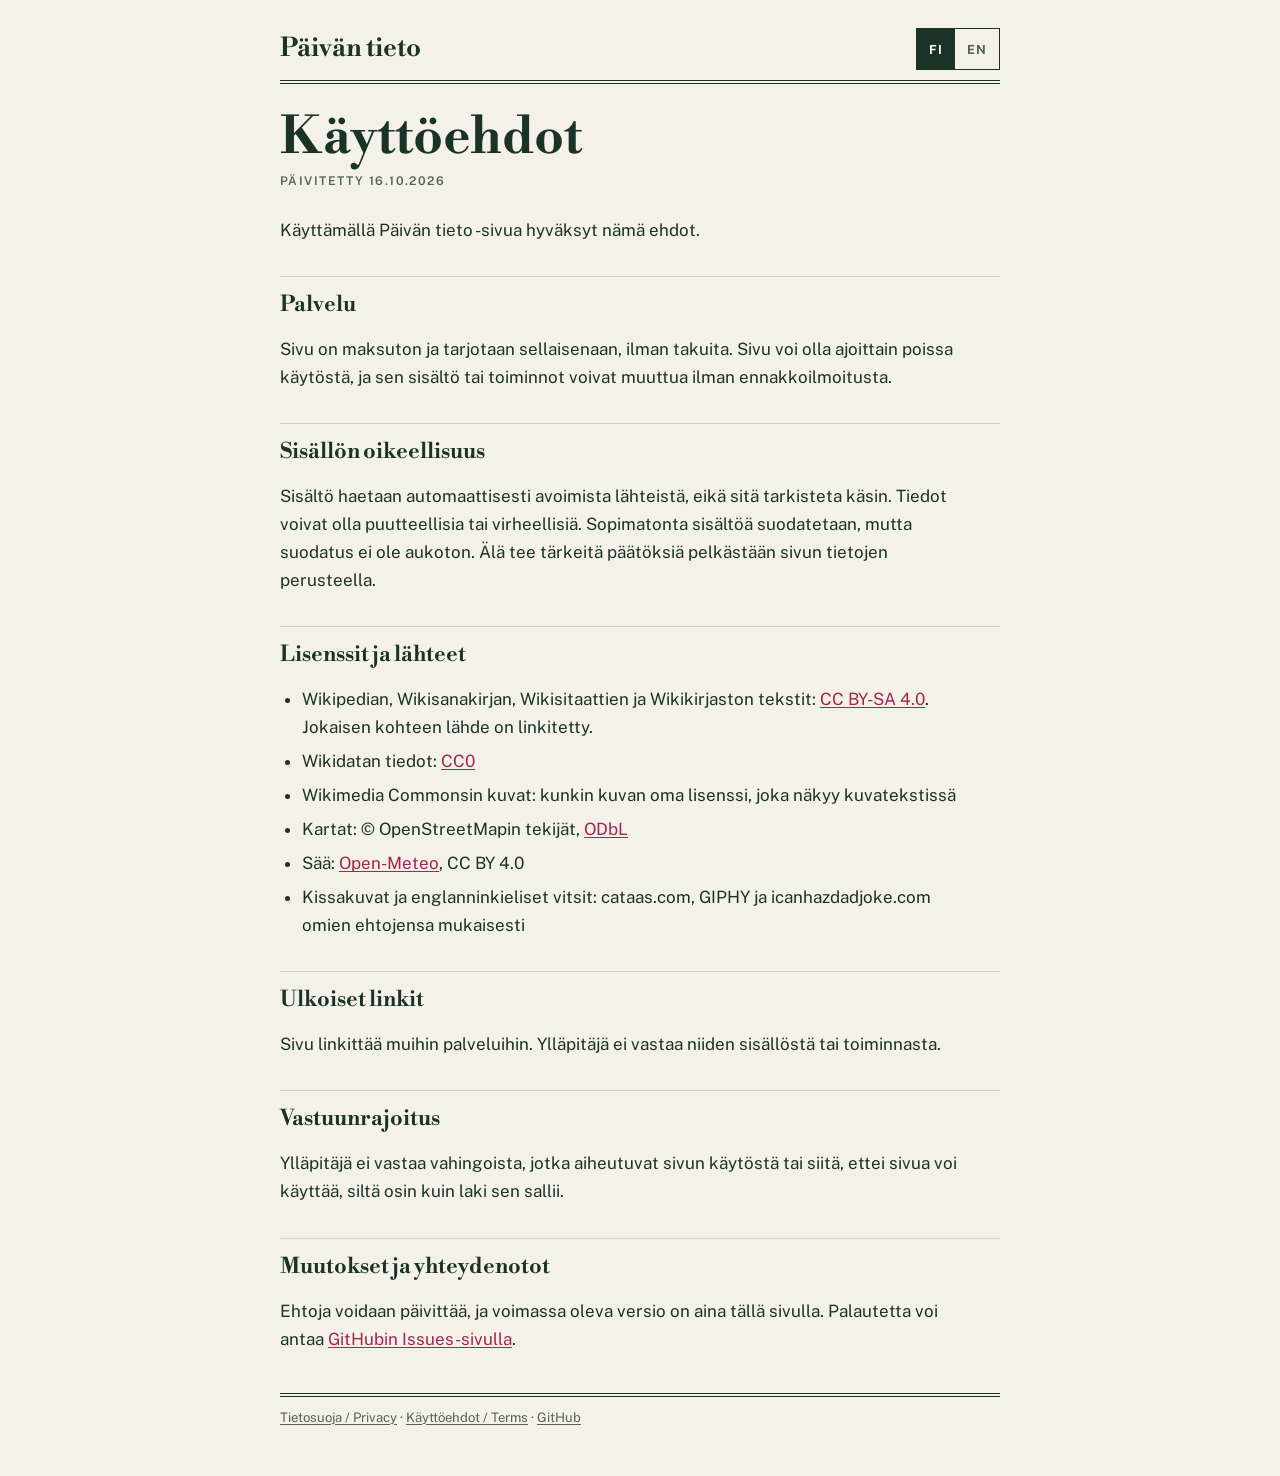
<file: kayttoehdot.html>
<!DOCTYPE html>
<html lang="fi">
<head>
<meta charset="utf-8">
<meta name="viewport" content="width=device-width, initial-scale=1">
<title>Käyttöehdot – Päivän tieto</title>
<meta name="description" content="Päivän tieto -sivun käyttöehdot ja sisällön lisenssit.">
<meta name="theme-color" content="#1b3326">
<link rel="icon" href="favicon.svg" type="image/svg+xml">
<link rel="icon" href="favicon-32.png" sizes="32x32" type="image/png">
<link rel="apple-touch-icon" href="apple-touch-icon.png">
<link rel="preconnect" href="https://fonts.googleapis.com">
<link rel="preconnect" href="https://fonts.gstatic.com" crossorigin>
<link href="https://fonts.googleapis.com/css2?family=Libre+Bodoni:wght@700&family=Public+Sans:wght@400;600;700&display=swap" rel="stylesheet">
<link rel="stylesheet" href="sivut.css">
</head>
<body>
<main class="sivu">
  <div class="yla">
    <a class="koti" href="./">Päivän tieto</a>
    <div class="kielet" role="group" aria-label="Kieli / Language">
      <button type="button" data-k="fi" lang="fi">FI</button>
      <button type="button" data-k="en" lang="en">EN</button>
    </div>
  </div>
  <article data-kieli="fi" lang="fi">
    <h1>Käyttöehdot</h1>
    <p class="pvm">Päivitetty 16.10.2026</p>
    <p>Käyttämällä Päivän tieto -sivua hyväksyt nämä ehdot.</p>

    <h2>Palvelu</h2>
    <p>Sivu on maksuton ja tarjotaan sellaisenaan, ilman takuita. Sivu voi olla ajoittain poissa käytöstä, ja sen sisältö tai toiminnot voivat muuttua ilman ennakkoilmoitusta.</p>

    <h2>Sisällön oikeellisuus</h2>
    <p>Sisältö haetaan automaattisesti avoimista lähteistä, eikä sitä tarkisteta käsin. Tiedot voivat olla puutteellisia tai virheellisiä. Sopimatonta sisältöä suodatetaan, mutta suodatus ei ole aukoton. Älä tee tärkeitä päätöksiä pelkästään sivun tietojen perusteella.</p>

    <h2>Lisenssit ja lähteet</h2>
    <ul>
      <li>Wikipedian, Wikisanakirjan, Wikisitaattien ja Wikikirjaston tekstit: <a href="https://creativecommons.org/licenses/by-sa/4.0/deed.fi">CC BY-SA 4.0</a>. Jokaisen kohteen lähde on linkitetty.</li>
      <li>Wikidatan tiedot: <a href="https://creativecommons.org/publicdomain/zero/1.0/deed.fi">CC0</a></li>
      <li>Wikimedia Commonsin kuvat: kunkin kuvan oma lisenssi, joka näkyy kuvatekstissä</li>
      <li>Kartat: © OpenStreetMapin tekijät, <a href="https://www.openstreetmap.org/copyright">ODbL</a></li>
      <li>Sää: <a href="https://open-meteo.com/">Open-Meteo</a>, CC BY 4.0</li>
      <li>Kissakuvat ja englanninkieliset vitsit: cataas.com, GIPHY ja icanhazdadjoke.com omien ehtojensa mukaisesti</li>
    </ul>

    <h2>Ulkoiset linkit</h2>
    <p>Sivu linkittää muihin palveluihin. Ylläpitäjä ei vastaa niiden sisällöstä tai toiminnasta.</p>

    <h2>Vastuunrajoitus</h2>
    <p>Ylläpitäjä ei vastaa vahingoista, jotka aiheutuvat sivun käytöstä tai siitä, ettei sivua voi käyttää, siltä osin kuin laki sen sallii.</p>

    <h2>Muutokset ja yhteydenotot</h2>
    <p>Ehtoja voidaan päivittää, ja voimassa oleva versio on aina tällä sivulla. Palautetta voi antaa <a href="https://github.com/leipaaa/paivan-tieto/issues">GitHubin Issues-sivulla</a>.</p>

  </article>
  <article data-kieli="en" lang="en" hidden>
    <h1>Terms &amp; conditions</h1>
    <p class="pvm">Updated 16 October 2026</p>
    <p>By using Daily Facts you accept these terms.</p>

    <h2>The service</h2>
    <p>The site is free and provided as is, without warranties. It may sometimes be unavailable, and its content or features may change without notice.</p>

    <h2>Accuracy of content</h2>
    <p>Content is fetched automatically from open sources and is not checked by hand. It may be incomplete or wrong. Unsuitable content is filtered, but filtering is not perfect. Do not make important decisions based on this site alone.</p>

    <h2>Licences and sources</h2>
    <ul>
      <li>Text from Wikipedia, Wiktionary, Wikiquote and Wikibooks: <a href="https://creativecommons.org/licenses/by-sa/4.0/">CC BY-SA 4.0</a>. Every item links to its source.</li>
      <li>Wikidata data: <a href="https://creativecommons.org/publicdomain/zero/1.0/">CC0</a></li>
      <li>Wikimedia Commons images: each image's own licence, shown in its caption</li>
      <li>Maps: © OpenStreetMap contributors, <a href="https://www.openstreetmap.org/copyright">ODbL</a></li>
      <li>Weather: <a href="https://open-meteo.com/">Open-Meteo</a>, CC BY 4.0</li>
      <li>Cat pictures and English jokes: cataas.com, GIPHY and icanhazdadjoke.com under their own terms</li>
    </ul>

    <h2>External links</h2>
    <p>The site links to other services. The operator is not responsible for their content or operation.</p>

    <h2>Limitation of liability</h2>
    <p>To the extent permitted by law, the operator is not liable for damages arising from using the site or from it being unavailable.</p>

    <h2>Changes and contact</h2>
    <p>These terms may be updated, and the current version is always on this page. Feedback can be left in <a href="https://github.com/leipaaa/paivan-tieto/issues">GitHub Issues</a>.</p>

  </article>
  <footer>
    <a href="tietosuoja.html">Tietosuoja / Privacy</a> · <a href="kayttoehdot.html">Käyttöehdot / Terms</a> · <a href="https://github.com/leipaaa/paivan-tieto">GitHub</a>
  </footer>
</main>
<script src="sivut.js"></script>
</body>
</html>
</file>
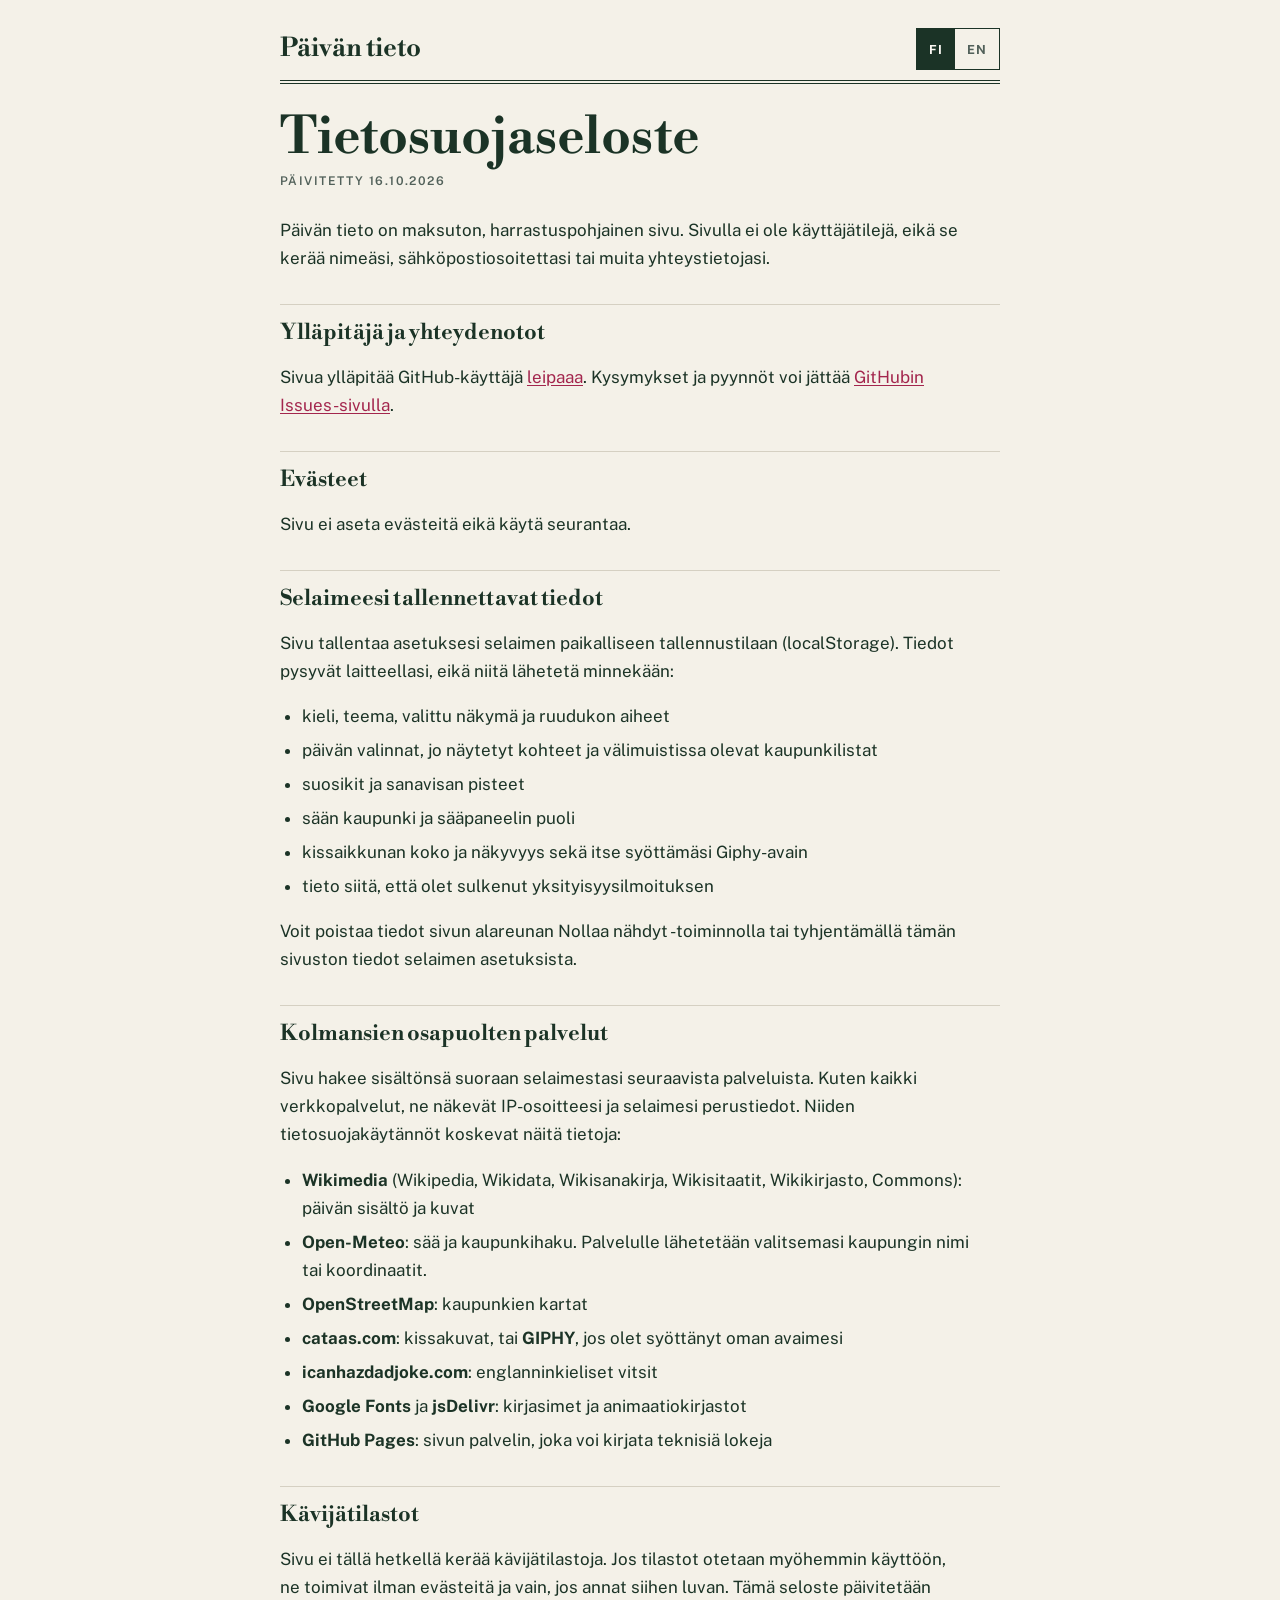
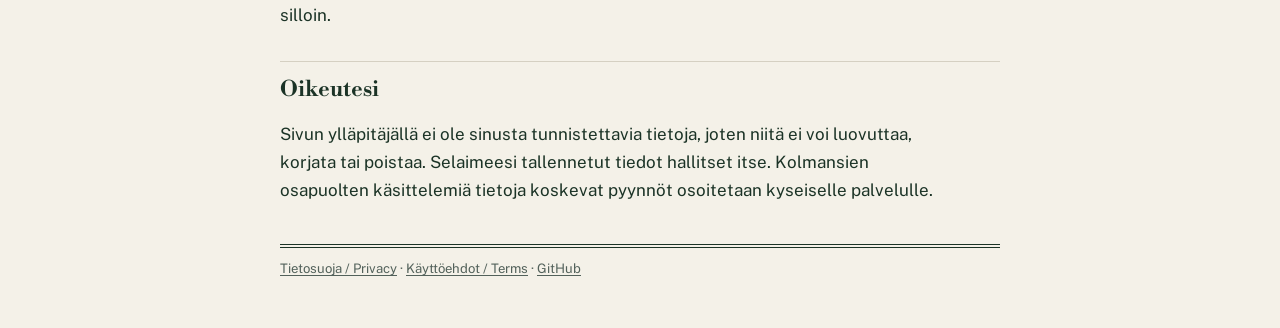
<file: tietosuoja.html>
<!DOCTYPE html>
<html lang="fi">
<head>
<meta charset="utf-8">
<meta name="viewport" content="width=device-width, initial-scale=1">
<title>Tietosuojaseloste – Päivän tieto</title>
<meta name="description" content="Päivän tieto -sivun tietosuojaseloste: mitä tietoja tallennetaan selaimeesi ja mihin palveluihin sivu ottaa yhteyttä.">
<meta name="theme-color" content="#1b3326">
<link rel="icon" href="favicon.svg" type="image/svg+xml">
<link rel="icon" href="favicon-32.png" sizes="32x32" type="image/png">
<link rel="apple-touch-icon" href="apple-touch-icon.png">
<link rel="preconnect" href="https://fonts.googleapis.com">
<link rel="preconnect" href="https://fonts.gstatic.com" crossorigin>
<link href="https://fonts.googleapis.com/css2?family=Libre+Bodoni:wght@700&family=Public+Sans:wght@400;600;700&display=swap" rel="stylesheet">
<link rel="stylesheet" href="sivut.css">
</head>
<body>
<main class="sivu">
  <div class="yla">
    <a class="koti" href="./">Päivän tieto</a>
    <div class="kielet" role="group" aria-label="Kieli / Language">
      <button type="button" data-k="fi" lang="fi">FI</button>
      <button type="button" data-k="en" lang="en">EN</button>
    </div>
  </div>
  <article data-kieli="fi" lang="fi">
    <h1>Tietosuojaseloste</h1>
    <p class="pvm">Päivitetty 16.10.2026</p>
    <p>Päivän tieto on maksuton, harrastuspohjainen sivu. Sivulla ei ole käyttäjätilejä, eikä se kerää nimeäsi, sähköpostiosoitettasi tai muita yhteystietojasi.</p>

    <h2>Ylläpitäjä ja yhteydenotot</h2>
    <p>Sivua ylläpitää GitHub-käyttäjä <a href="https://github.com/leipaaa">leipaaa</a>. Kysymykset ja pyynnöt voi jättää <a href="https://github.com/leipaaa/paivan-tieto/issues">GitHubin Issues-sivulla</a>.</p>

    <h2>Evästeet</h2>
    <p>Sivu ei aseta evästeitä eikä käytä seurantaa.</p>

    <h2>Selaimeesi tallennettavat tiedot</h2>
    <p>Sivu tallentaa asetuksesi selaimen paikalliseen tallennustilaan (localStorage). Tiedot pysyvät laitteellasi, eikä niitä lähetetä minnekään:</p>
    <ul>
      <li>kieli, teema, valittu näkymä ja ruudukon aiheet</li>
      <li>päivän valinnat, jo näytetyt kohteet ja välimuistissa olevat kaupunkilistat</li>
      <li>suosikit ja sanavisan pisteet</li>
      <li>sään kaupunki ja sääpaneelin puoli</li>
      <li>kissaikkunan koko ja näkyvyys sekä itse syöttämäsi Giphy-avain</li>
      <li>tieto siitä, että olet sulkenut yksityisyysilmoituksen</li>
    </ul>
    <p>Voit poistaa tiedot sivun alareunan Nollaa nähdyt -toiminnolla tai tyhjentämällä tämän sivuston tiedot selaimen asetuksista.</p>

    <h2>Kolmansien osapuolten palvelut</h2>
    <p>Sivu hakee sisältönsä suoraan selaimestasi seuraavista palveluista. Kuten kaikki verkkopalvelut, ne näkevät IP-osoitteesi ja selaimesi perustiedot. Niiden tietosuojakäytännöt koskevat näitä tietoja:</p>
    <ul>
      <li><strong>Wikimedia</strong> (Wikipedia, Wikidata, Wikisanakirja, Wikisitaatit, Wikikirjasto, Commons): päivän sisältö ja kuvat</li>
      <li><strong>Open-Meteo</strong>: sää ja kaupunkihaku. Palvelulle lähetetään valitsemasi kaupungin nimi tai koordinaatit.</li>
      <li><strong>OpenStreetMap</strong>: kaupunkien kartat</li>
      <li><strong>cataas.com</strong>: kissakuvat, tai <strong>GIPHY</strong>, jos olet syöttänyt oman avaimesi</li>
      <li><strong>icanhazdadjoke.com</strong>: englanninkieliset vitsit</li>
      <li><strong>Google Fonts</strong> ja <strong>jsDelivr</strong>: kirjasimet ja animaatiokirjastot</li>
      <li><strong>GitHub Pages</strong>: sivun palvelin, joka voi kirjata teknisiä lokeja</li>
    </ul>

    <h2>Kävijätilastot</h2>
    <p>Sivu ei tällä hetkellä kerää kävijätilastoja. Jos tilastot otetaan myöhemmin käyttöön, ne toimivat ilman evästeitä ja vain, jos annat siihen luvan. Tämä seloste päivitetään silloin.</p>

    <h2>Oikeutesi</h2>
    <p>Sivun ylläpitäjällä ei ole sinusta tunnistettavia tietoja, joten niitä ei voi luovuttaa, korjata tai poistaa. Selaimeesi tallennetut tiedot hallitset itse. Kolmansien osapuolten käsittelemiä tietoja koskevat pyynnöt osoitetaan kyseiselle palvelulle.</p>

  </article>
  <article data-kieli="en" lang="en" hidden>
    <h1>Privacy policy</h1>
    <p class="pvm">Updated 16 October 2026</p>
    <p>Daily Facts is a free hobby site. It has no user accounts and does not collect your name, email address or any other contact details.</p>

    <h2>Operator and contact</h2>
    <p>The site is maintained by GitHub user <a href="https://github.com/leipaaa">leipaaa</a>. Questions and requests can be left in <a href="https://github.com/leipaaa/paivan-tieto/issues">GitHub Issues</a>.</p>

    <h2>Cookies</h2>
    <p>The site sets no cookies and uses no tracking.</p>

    <h2>Data stored in your browser</h2>
    <p>Your settings are kept in your browser's local storage (localStorage). They stay on your device and are never sent anywhere:</p>
    <ul>
      <li>language, theme, selected view and grid topics</li>
      <li>today's picks, items already shown and cached city lists</li>
      <li>favourites and word quiz score</li>
      <li>weather city and weather panel side</li>
      <li>cat window size and visibility, and a Giphy key if you entered one</li>
      <li>whether you have dismissed the privacy notice</li>
    </ul>
    <p>You can remove this data with the Clear seen items link at the bottom of the page or by clearing this site's data in your browser settings.</p>

    <h2>Third-party services</h2>
    <p>The site loads its content directly from your browser from the services below. Like any web service, they can see your IP address and basic browser details, and their own privacy policies apply:</p>
    <ul>
      <li><strong>Wikimedia</strong> (Wikipedia, Wikidata, Wiktionary, Wikiquote, Wikibooks, Commons): daily content and images</li>
      <li><strong>Open-Meteo</strong>: weather and city search. It receives the name or coordinates of the city you choose.</li>
      <li><strong>OpenStreetMap</strong>: city maps</li>
      <li><strong>cataas.com</strong>: cat pictures, or <strong>GIPHY</strong> if you entered your own key</li>
      <li><strong>icanhazdadjoke.com</strong>: English jokes</li>
      <li><strong>Google Fonts</strong> and <strong>jsDelivr</strong>: fonts and animation libraries</li>
      <li><strong>GitHub Pages</strong>: the web host, which may keep technical logs</li>
    </ul>

    <h2>Visitor statistics</h2>
    <p>The site does not currently collect visitor statistics. If statistics are added later, they will work without cookies and only with your permission, and this policy will be updated.</p>

    <h2>Your rights</h2>
    <p>The operator holds no data that identifies you, so there is nothing to hand over, correct or delete. You control the data stored in your browser. Requests about data processed by third parties should be sent to that service.</p>

  </article>
  <footer>
    <a href="tietosuoja.html">Tietosuoja / Privacy</a> · <a href="kayttoehdot.html">Käyttöehdot / Terms</a> · <a href="https://github.com/leipaaa/paivan-tieto">GitHub</a>
  </footer>
</main>
<script src="sivut.js"></script>
</body>
</html>
</file>
<file: sivut.css>
/* Yhteinen tyyli lisäsivuille (tietosuoja, käyttöehdot, 404). Värit samat kuin index.html:n lehtiulkoasussa. */
:root{
  --bg:#f4f1e8; --paper:#fbf9f3; --ink:#1b3326; --muted:#52615a; --accent:#a3264d; --line:#d5d0c2; --rule:#1b3326;
  --serif:"Libre Bodoni",Didot,"Bodoni 72",Georgia,serif;
  --sans:"Public Sans","Segoe UI",system-ui,sans-serif;
  color-scheme:light;
}
@media (prefers-color-scheme:dark){
  :root:not([data-theme="light"]){
    --bg:#101a15; --paper:#16231c; --ink:#e6eee8; --muted:#a3b3aa; --accent:#f28fb0; --line:#2a3b32; --rule:#e6eee8;
    color-scheme:dark;
  }
}
:root[data-theme="dark"]{
  --bg:#101a15; --paper:#16231c; --ink:#e6eee8; --muted:#a3b3aa; --accent:#f28fb0; --line:#2a3b32; --rule:#e6eee8;
  color-scheme:dark;
}
*{box-sizing:border-box}
body{margin:0;background:var(--bg);color:var(--ink);font:17px/1.65 var(--sans)}
a{color:var(--accent);text-underline-offset:2px}
:focus-visible{outline:2px solid var(--accent);outline-offset:3px}
[hidden]{display:none!important}
.sivu{max-width:760px;margin:0 auto;padding:28px 20px 48px}
.yla{display:flex;align-items:center;gap:10px;flex-wrap:wrap;padding-bottom:10px;border-bottom:4px double var(--rule);margin-bottom:28px}
.koti{flex:1;font:700 1.6rem/1 var(--serif);color:var(--ink);text-decoration:none}
.kielet{display:inline-flex;border:1px solid var(--rule)}
.kielet button{font:700 .78rem var(--sans);letter-spacing:.08em;border:0;background:transparent;color:var(--muted);padding:8px 12px;min-height:40px;cursor:pointer}
.kielet button[aria-pressed="true"]{background:var(--ink);color:var(--paper)}
h1{font:700 clamp(2.2rem,6vw,3.2rem)/1.05 var(--serif);margin:0 0 8px}
.pvm{font:600 .75rem var(--sans);text-transform:uppercase;letter-spacing:.12em;color:var(--muted);margin:0 0 28px}
h2{font:700 1.35rem/1.25 var(--serif);margin:32px 0 8px;padding-top:14px;border-top:1px solid var(--line)}
p,li{max-width:68ch}
ul{padding-left:1.3em}
li{margin-bottom:6px}
.iso{font:700 clamp(4rem,16vw,8rem)/1 var(--serif);color:var(--accent);margin:0}
.nappi{display:inline-block;margin-top:18px;font:600 .8rem var(--sans);text-transform:uppercase;letter-spacing:.08em;background:var(--ink);color:var(--paper);padding:12px 18px;text-decoration:none}
.nappi:hover{background:var(--accent)}
footer{margin-top:40px;padding-top:10px;border-top:4px double var(--rule);font-size:.82rem;color:var(--muted)}
footer a{color:var(--muted)}
</file>
